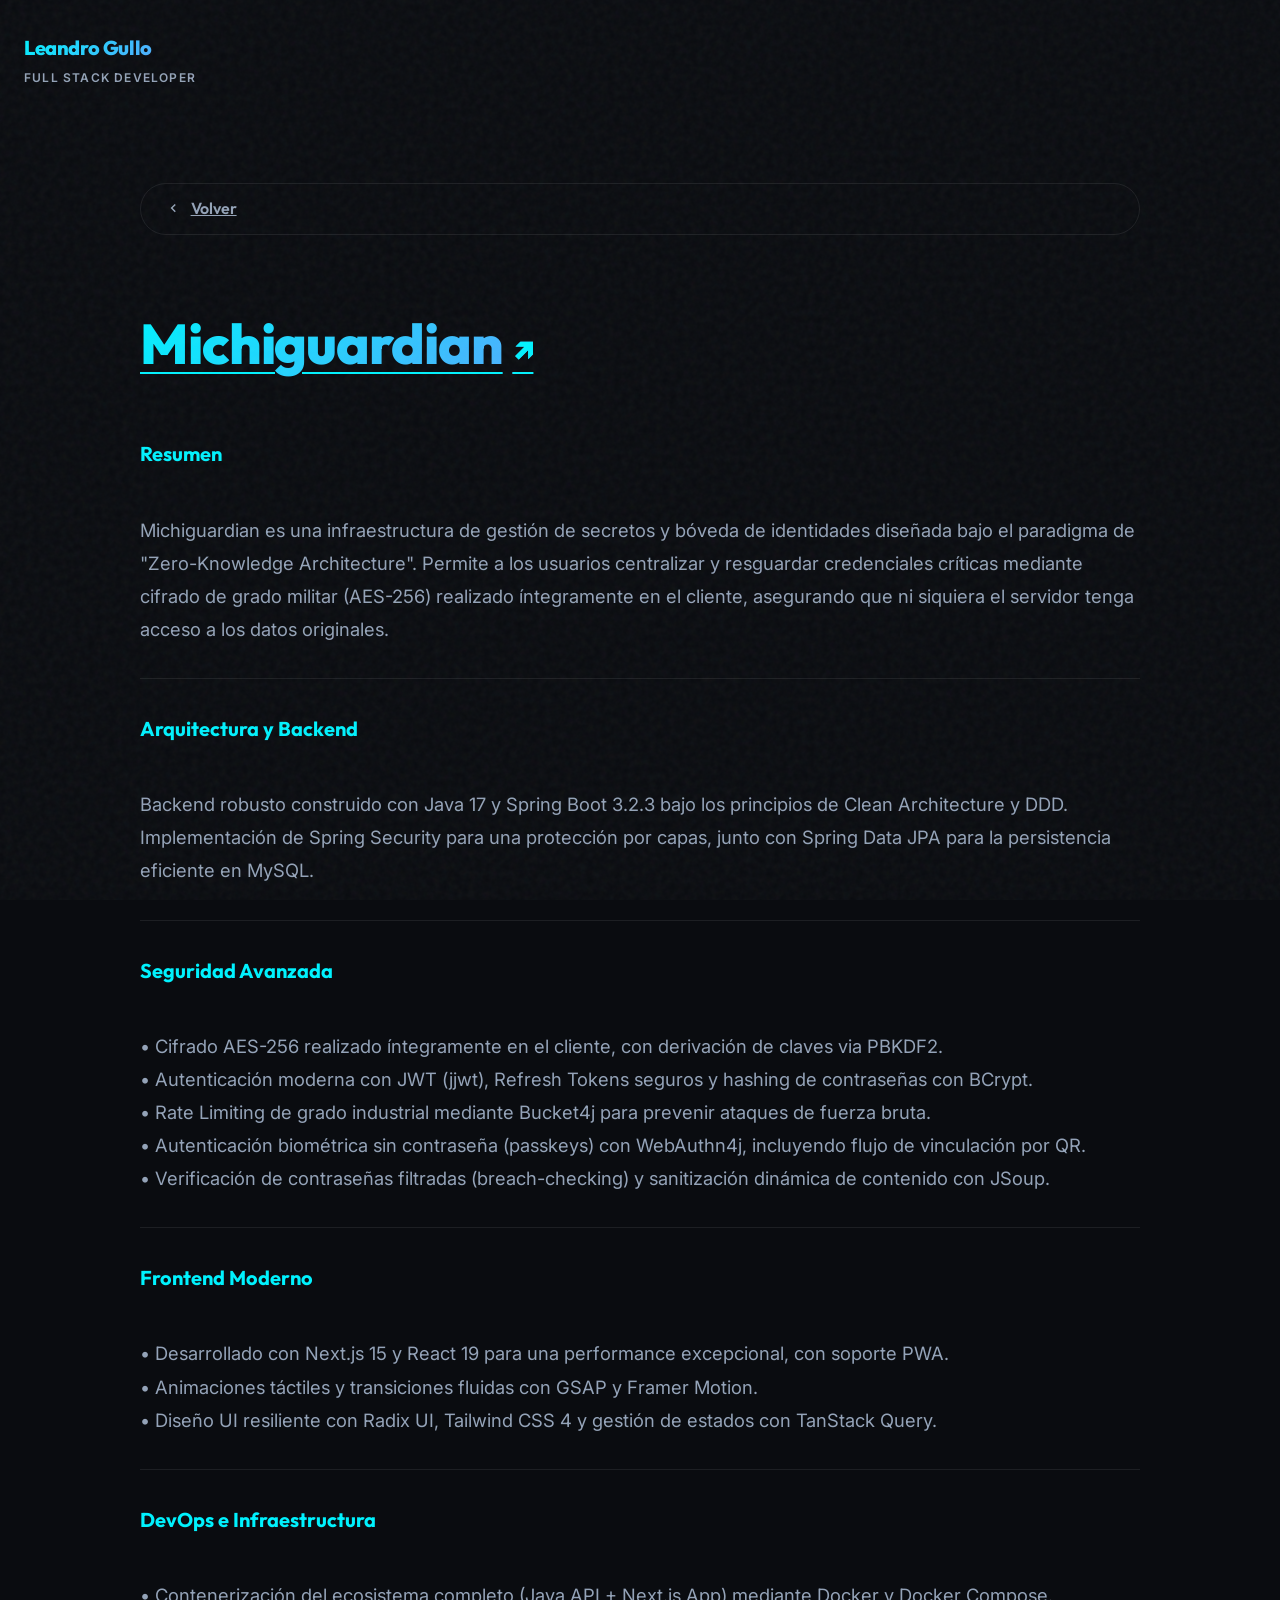
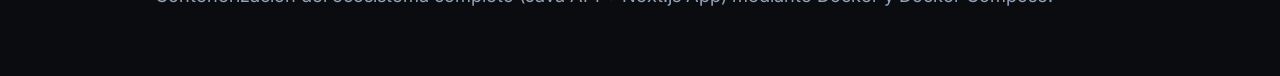
<file: proyectos/michiguardian/index.html>
<!doctype html>
<html lang="es">
<head>
  <meta charset="UTF-8" />
  <meta name="viewport" content="width=device-width, initial-scale=1.0" />
  <title>Michiguardian · Caso de estudio | Leandro Gullo</title>
  <link rel="preconnect" href="https://fonts.googleapis.com">
  <link rel="preconnect" href="https://fonts.gstatic.com" crossorigin>
  <link href="https://fonts.googleapis.com/css2?family=Inter:wght@300;400;500;600;700&family=Outfit:wght@400;600;700;800&display=swap" rel="stylesheet">
  <link rel="stylesheet" href="/modern-styles.css?v=6" />
  <meta name="description" content="Caso de estudio de Michiguardian: bóveda de identidades Zero-Knowledge con cifrado AES-256 en cliente y backend Java/Spring Boot. Por Leandro Gullo." />
  <link rel="canonical" href="https://jlgdev.com/proyectos/michiguardian/" />
  <meta property="og:title" content="Michiguardian · Caso de estudio | Leandro Gullo" />
  <meta property="og:description" content="Caso de estudio de Michiguardian: bóveda de identidades Zero-Knowledge con cifrado AES-256 en cliente y backend Java/Spring Boot." />
  <meta property="og:url" content="https://jlgdev.com/proyectos/michiguardian/" />
  <meta property="og:type" content="article" />
  <meta property="og:site_name" content="Leandro Gullo" />
  <meta name="twitter:card" content="summary_large_image" />
  <script type="application/ld+json">
  {
    "@context": "https://schema.org",
    "@type": "WebPage",
    "@id": "https://jlgdev.com/proyectos/michiguardian/#webpage",
    "url": "https://jlgdev.com/proyectos/michiguardian/",
    "name": "Michiguardian · Caso de estudio",
    "description": "Caso de estudio de Michiguardian: bóveda de identidades Zero-Knowledge con cifrado AES-256 en cliente, backend Java/Spring Boot y autenticación biométrica.",
    "inLanguage": "es",
    "isPartOf": { "@id": "https://jlgdev.com/#website" },
    "about": {
      "@type": "WebApplication",
      "name": "Michiguardian",
      "applicationCategory": "SecurityApplication",
      "url": "https://michiguardian.jlgdev.com"
    }
  }
  </script>
</head>
<body>
  <div class="contenedor-principal">
    <nav class="navegacion">
      <a href="/" class="enlace-logo" aria-label="Inicio">
        <span class="nombre-logo">Leandro Gullo</span>
        <span class="subtitulo-logo">Full Stack Developer</span>
      </a>
    </nav>

    <section class="espacio-proyecto">
      <a href="/" class="boton-volver">
        <svg viewBox="0 0 24 24" aria-hidden="true" focusable="false"><path d="M14.71 6.71L10.42 11l4.29 4.29-1.42 1.42-5.71-5.71 5.71-5.71 1.42 1.42z"/></svg>
        <span>Volver</span>
      </a>

      <div class="contenido-proyecto">
        <h1><a href="https://michiguardian.jlgdev.com" target="_blank" rel="noopener noreferrer">Michiguardian</a></h1>

        <p><strong>Resumen</strong><br>Michiguardian es una infraestructura de gestión de secretos y bóveda de identidades diseñada bajo el paradigma de "Zero-Knowledge Architecture". Permite a los usuarios centralizar y resguardar credenciales críticas mediante cifrado de grado militar (AES-256) realizado íntegramente en el cliente, asegurando que ni siquiera el servidor tenga acceso a los datos originales.</p>
        <div class="contenedor-linea"></div>

        <p><strong>Arquitectura y Backend</strong><br>Backend robusto construido con Java 17 y Spring Boot 3.2.3 bajo los principios de Clean Architecture y DDD. Implementación de Spring Security para una protección por capas, junto con Spring Data JPA para la persistencia eficiente en MySQL.</p>
        <div class="contenedor-linea"></div>

        <p><strong>Seguridad Avanzada</strong><br>• Cifrado AES-256 realizado íntegramente en el cliente, con derivación de claves via PBKDF2.<br>• Autenticación moderna con JWT (jjwt), Refresh Tokens seguros y hashing de contraseñas con BCrypt.<br>• Rate Limiting de grado industrial mediante Bucket4j para prevenir ataques de fuerza bruta.<br>• Autenticación biométrica sin contraseña (passkeys) con WebAuthn4j, incluyendo flujo de vinculación por QR.<br>• Verificación de contraseñas filtradas (breach-checking) y sanitización dinámica de contenido con JSoup.</p>
        <div class="contenedor-linea"></div>

        <p><strong>Frontend Moderno</strong><br>• Desarrollado con Next.js 15 y React 19 para una performance excepcional, con soporte PWA.<br>• Animaciones táctiles y transiciones fluidas con GSAP y Framer Motion.<br>• Diseño UI resiliente con Radix UI, Tailwind CSS 4 y gestión de estados con TanStack Query.</p>
        <div class="contenedor-linea"></div>

        <p><strong>DevOps e Infraestructura</strong><br>• Contenerización del ecosistema completo (Java API + Next.js App) mediante Docker y Docker Compose.</p>
      </div>
    </section>
  </div>
</body>
</html>
</file>
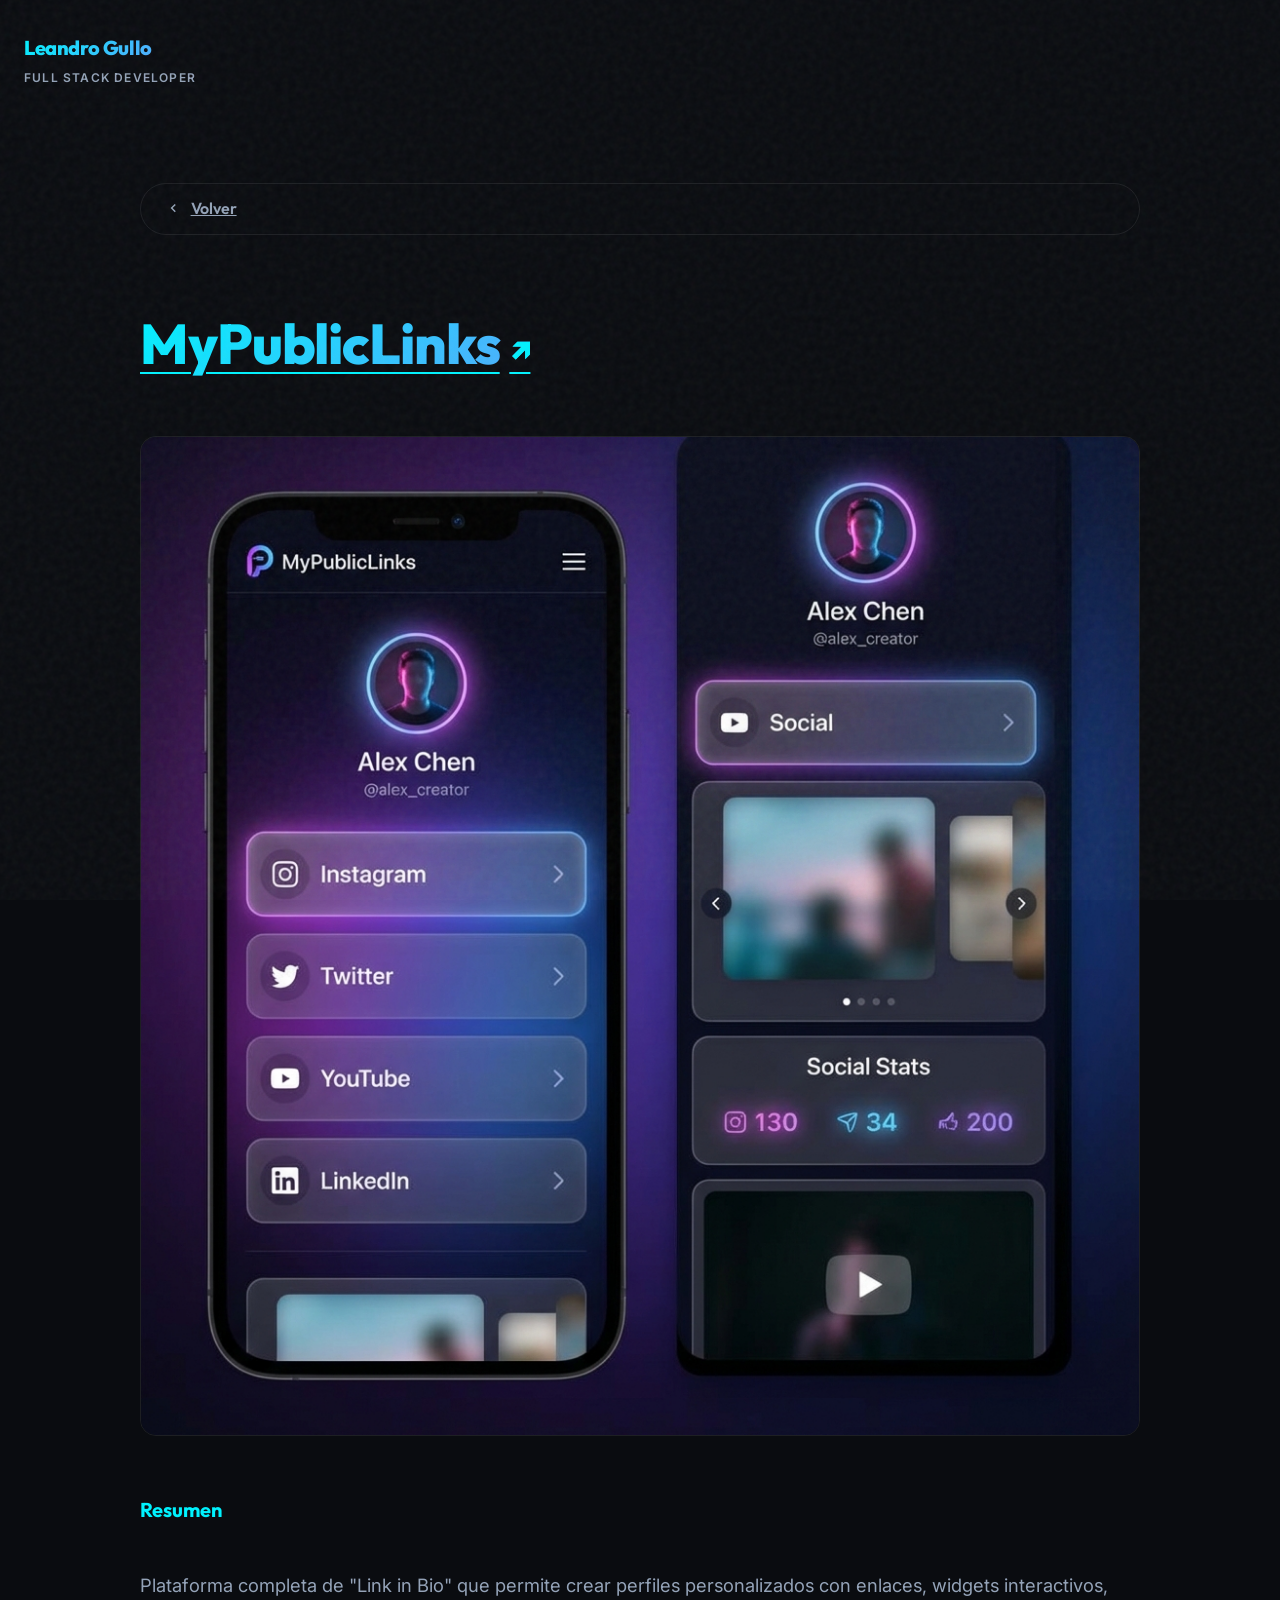
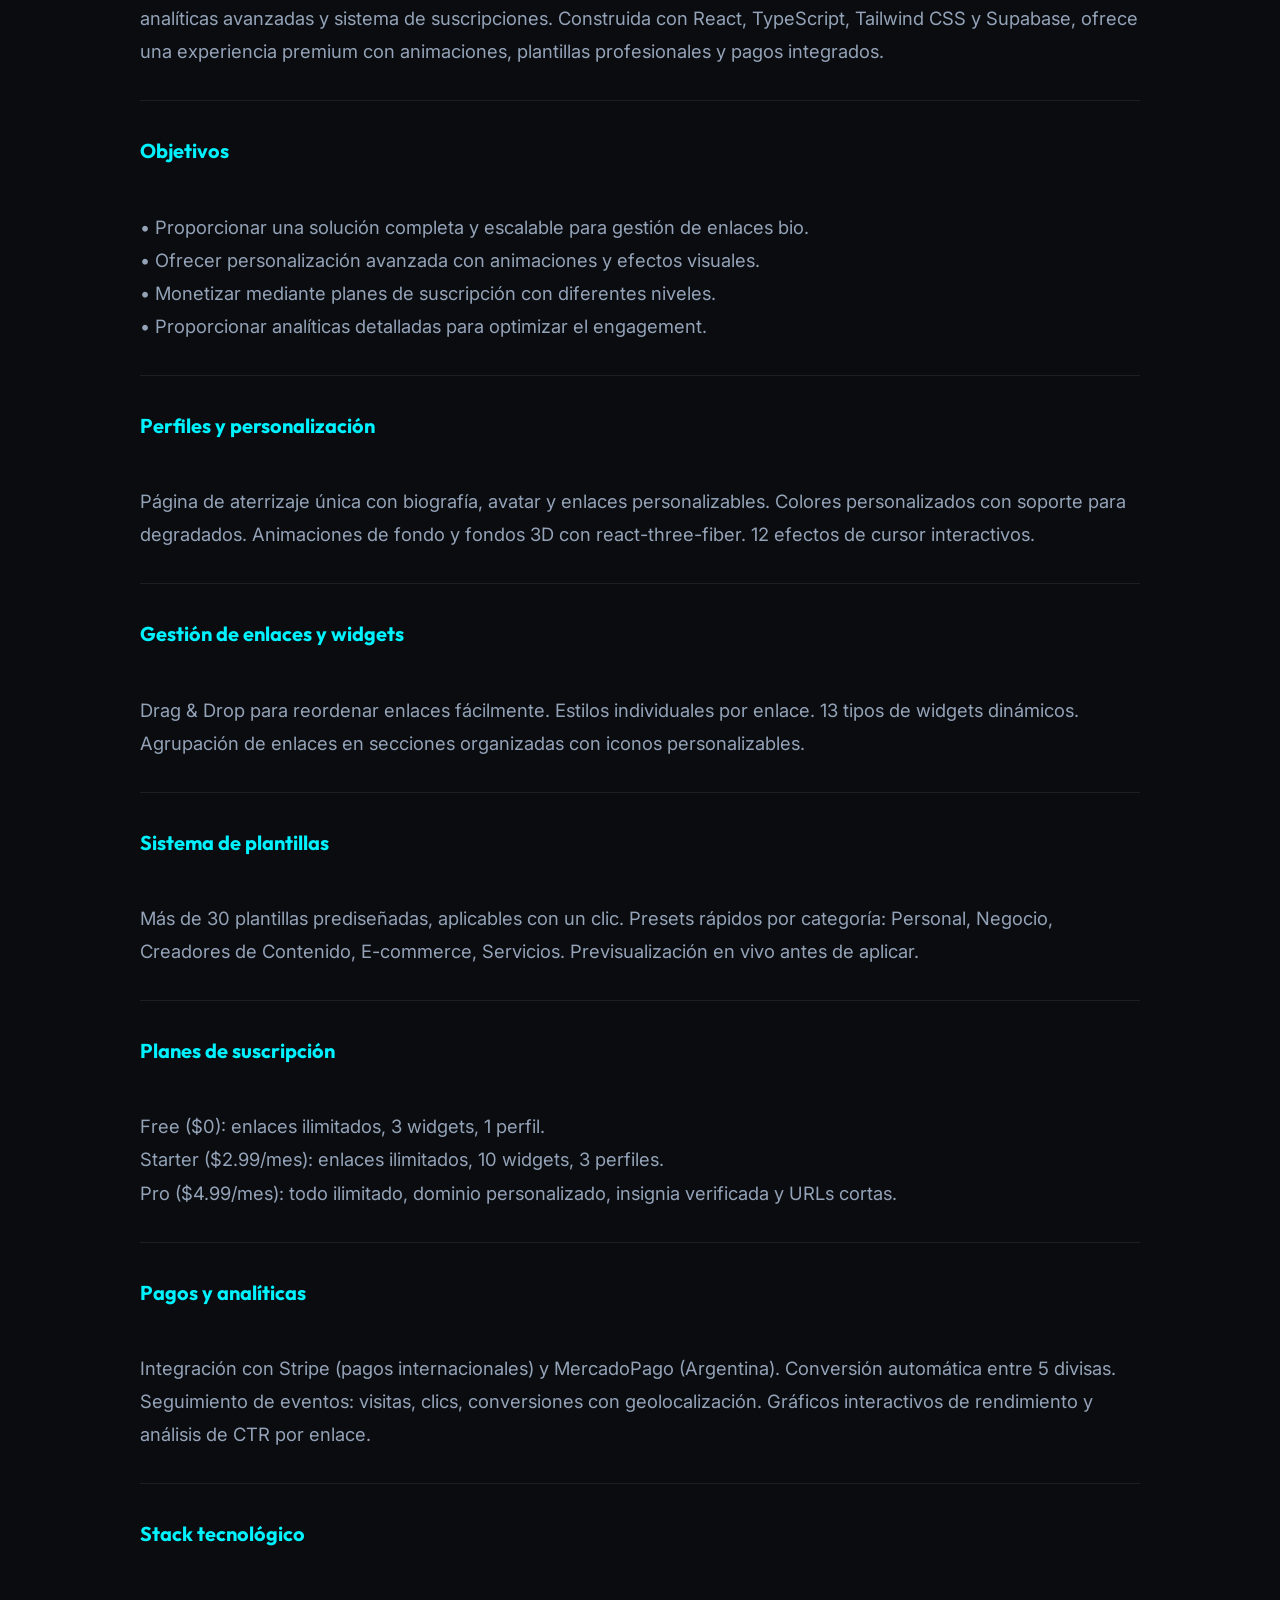
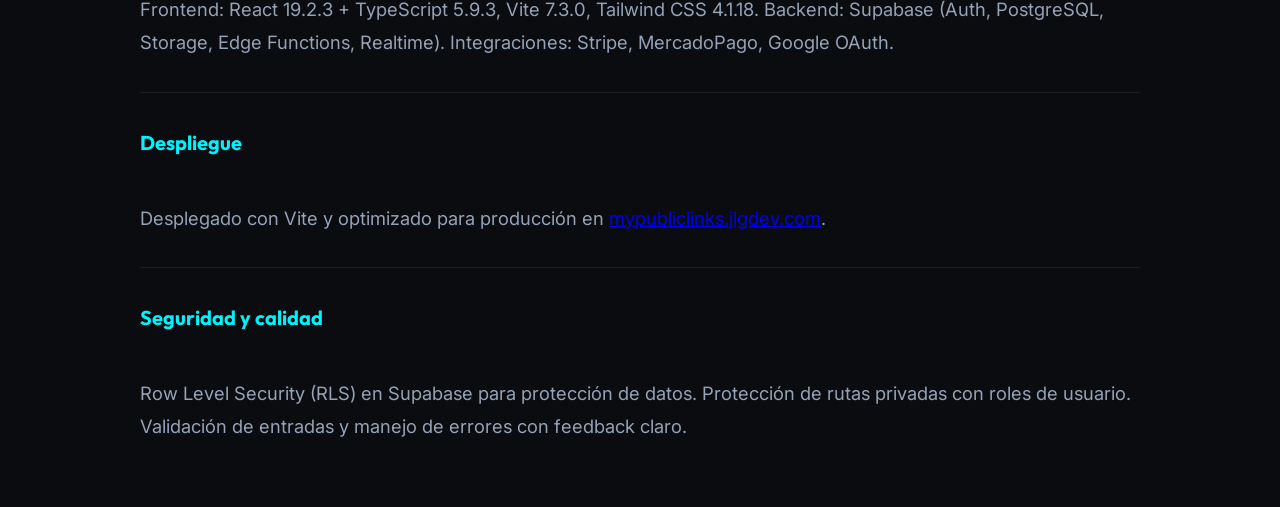
<file: proyectos/mypubliclinks/index.html>
<!doctype html>
<html lang="es">
<head>
  <meta charset="UTF-8" />
  <meta name="viewport" content="width=device-width, initial-scale=1.0" />
  <title>MyPublicLinks · Caso de estudio | Leandro Gullo</title>
  <link rel="preconnect" href="https://fonts.googleapis.com">
  <link rel="preconnect" href="https://fonts.gstatic.com" crossorigin>
  <link href="https://fonts.googleapis.com/css2?family=Inter:wght@300;400;500;600;700&family=Outfit:wght@400;600;700;800&display=swap" rel="stylesheet">
  <link rel="stylesheet" href="/modern-styles.css?v=6" />
  <meta name="description" content="Caso de estudio de MyPublicLinks: SaaS de link in bio con personalización, analíticas, suscripciones y pagos integrados. Por Leandro Gullo." />
  <link rel="canonical" href="https://jlgdev.com/proyectos/mypubliclinks/" />
  <meta property="og:title" content="MyPublicLinks · Caso de estudio | Leandro Gullo" />
  <meta property="og:description" content="Caso de estudio de MyPublicLinks: SaaS de link in bio con personalización, analíticas, suscripciones y pagos integrados." />
  <meta property="og:url" content="https://jlgdev.com/proyectos/mypubliclinks/" />
  <meta property="og:type" content="article" />
  <meta property="og:site_name" content="Leandro Gullo" />
  <meta name="twitter:card" content="summary_large_image" />
  <script type="application/ld+json">
  {
    "@context": "https://schema.org",
    "@type": "WebPage",
    "@id": "https://jlgdev.com/proyectos/mypubliclinks/#webpage",
    "url": "https://jlgdev.com/proyectos/mypubliclinks/",
    "name": "MyPublicLinks · Caso de estudio",
    "description": "Caso de estudio de MyPublicLinks: SaaS de link in bio con personalización avanzada, analíticas en tiempo real, suscripciones y pagos integrados.",
    "inLanguage": "es",
    "isPartOf": { "@id": "https://jlgdev.com/#website" },
    "about": {
      "@type": "WebApplication",
      "name": "MyPublicLinks",
      "applicationCategory": "BusinessApplication",
      "url": "https://mypubliclinks.jlgdev.com"
    }
  }
  </script>
</head>
<body>
  <div class="contenedor-principal">
    <nav class="navegacion">
      <a href="/" class="enlace-logo" aria-label="Inicio">
        <span class="nombre-logo">Leandro Gullo</span>
        <span class="subtitulo-logo">Full Stack Developer</span>
      </a>
    </nav>

    <section class="espacio-proyecto">
      <a href="/" class="boton-volver">
        <svg viewBox="0 0 24 24" aria-hidden="true" focusable="false"><path d="M14.71 6.71L10.42 11l4.29 4.29-1.42 1.42-5.71-5.71 5.71-5.71 1.42 1.42z"/></svg>
        <span>Volver</span>
      </a>

      <div class="contenido-proyecto">
        <h1><a href="https://mypubliclinks.jlgdev.com" target="_blank" rel="noopener noreferrer">MyPublicLinks</a></h1>
        <img src="/assets/MyPublicLinks.png" alt="Interfaz de MyPublicLinks" loading="lazy" decoding="async" />

        <p><strong>Resumen</strong><br>Plataforma completa de "Link in Bio" que permite crear perfiles personalizados con enlaces, widgets interactivos, analíticas avanzadas y sistema de suscripciones. Construida con React, TypeScript, Tailwind CSS y Supabase, ofrece una experiencia premium con animaciones, plantillas profesionales y pagos integrados.</p>
        <div class="contenedor-linea"></div>

        <p><strong>Objetivos</strong><br>• Proporcionar una solución completa y escalable para gestión de enlaces bio.<br>• Ofrecer personalización avanzada con animaciones y efectos visuales.<br>• Monetizar mediante planes de suscripción con diferentes niveles.<br>• Proporcionar analíticas detalladas para optimizar el engagement.</p>
        <div class="contenedor-linea"></div>

        <p><strong>Perfiles y personalización</strong><br>Página de aterrizaje única con biografía, avatar y enlaces personalizables. Colores personalizados con soporte para degradados. Animaciones de fondo y fondos 3D con react-three-fiber. 12 efectos de cursor interactivos.</p>
        <div class="contenedor-linea"></div>

        <p><strong>Gestión de enlaces y widgets</strong><br>Drag & Drop para reordenar enlaces fácilmente. Estilos individuales por enlace. 13 tipos de widgets dinámicos. Agrupación de enlaces en secciones organizadas con iconos personalizables.</p>
        <div class="contenedor-linea"></div>

        <p><strong>Sistema de plantillas</strong><br>Más de 30 plantillas prediseñadas, aplicables con un clic. Presets rápidos por categoría: Personal, Negocio, Creadores de Contenido, E-commerce, Servicios. Previsualización en vivo antes de aplicar.</p>
        <div class="contenedor-linea"></div>

        <p><strong>Planes de suscripción</strong><br>Free ($0): enlaces ilimitados, 3 widgets, 1 perfil.<br>Starter ($2.99/mes): enlaces ilimitados, 10 widgets, 3 perfiles.<br>Pro ($4.99/mes): todo ilimitado, dominio personalizado, insignia verificada y URLs cortas.</p>
        <div class="contenedor-linea"></div>

        <p><strong>Pagos y analíticas</strong><br>Integración con Stripe (pagos internacionales) y MercadoPago (Argentina). Conversión automática entre 5 divisas. Seguimiento de eventos: visitas, clics, conversiones con geolocalización. Gráficos interactivos de rendimiento y análisis de CTR por enlace.</p>
        <div class="contenedor-linea"></div>

        <p><strong>Stack tecnológico</strong><br>Frontend: React 19.2.3 + TypeScript 5.9.3, Vite 7.3.0, Tailwind CSS 4.1.18. Backend: Supabase (Auth, PostgreSQL, Storage, Edge Functions, Realtime). Integraciones: Stripe, MercadoPago, Google OAuth.</p>
        <div class="contenedor-linea"></div>

        <p><strong>Despliegue</strong><br>Desplegado con Vite y optimizado para producción en <a href="https://mypubliclinks.jlgdev.com" target="_blank" rel="noopener noreferrer">mypubliclinks.jlgdev.com</a>.</p>
        <div class="contenedor-linea"></div>

        <p><strong>Seguridad y calidad</strong><br>Row Level Security (RLS) en Supabase para protección de datos. Protección de rutas privadas con roles de usuario. Validación de entradas y manejo de errores con feedback claro.</p>
      </div>
    </section>
  </div>
</body>
</html>
</file>
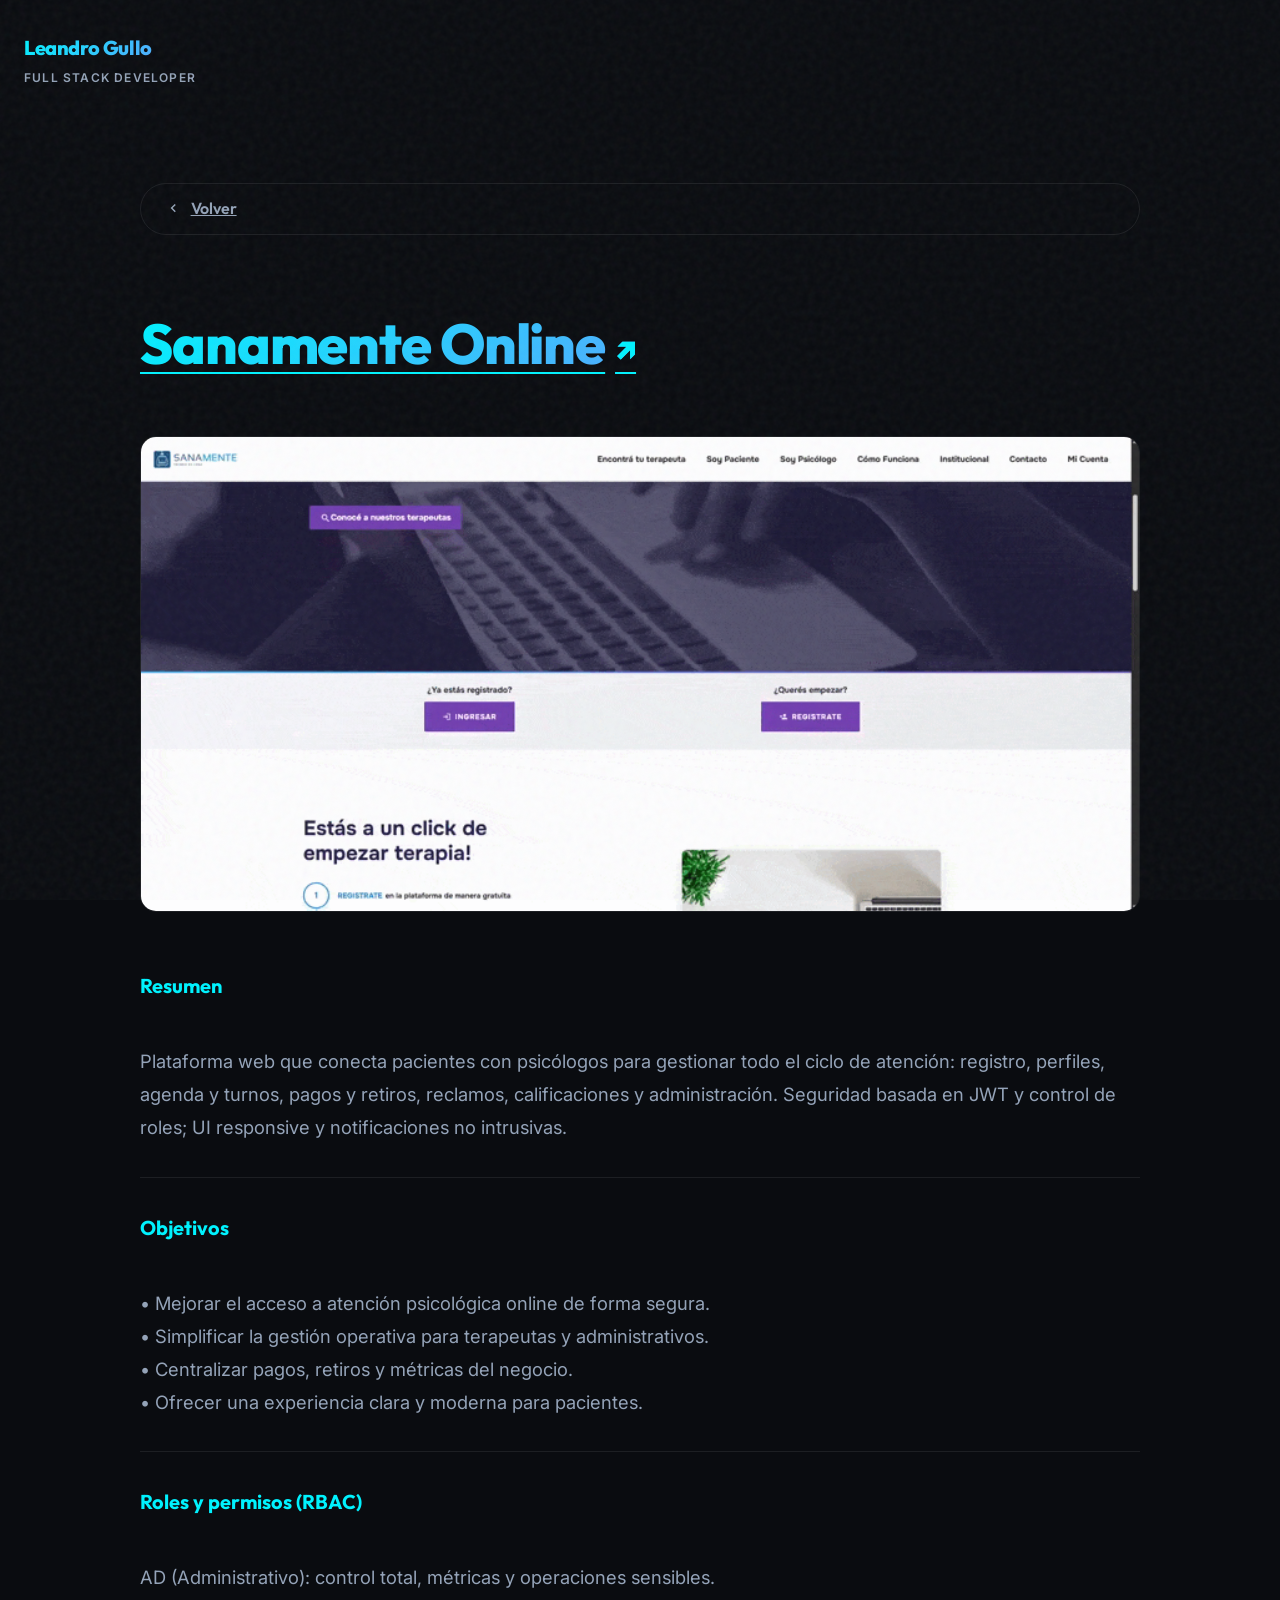
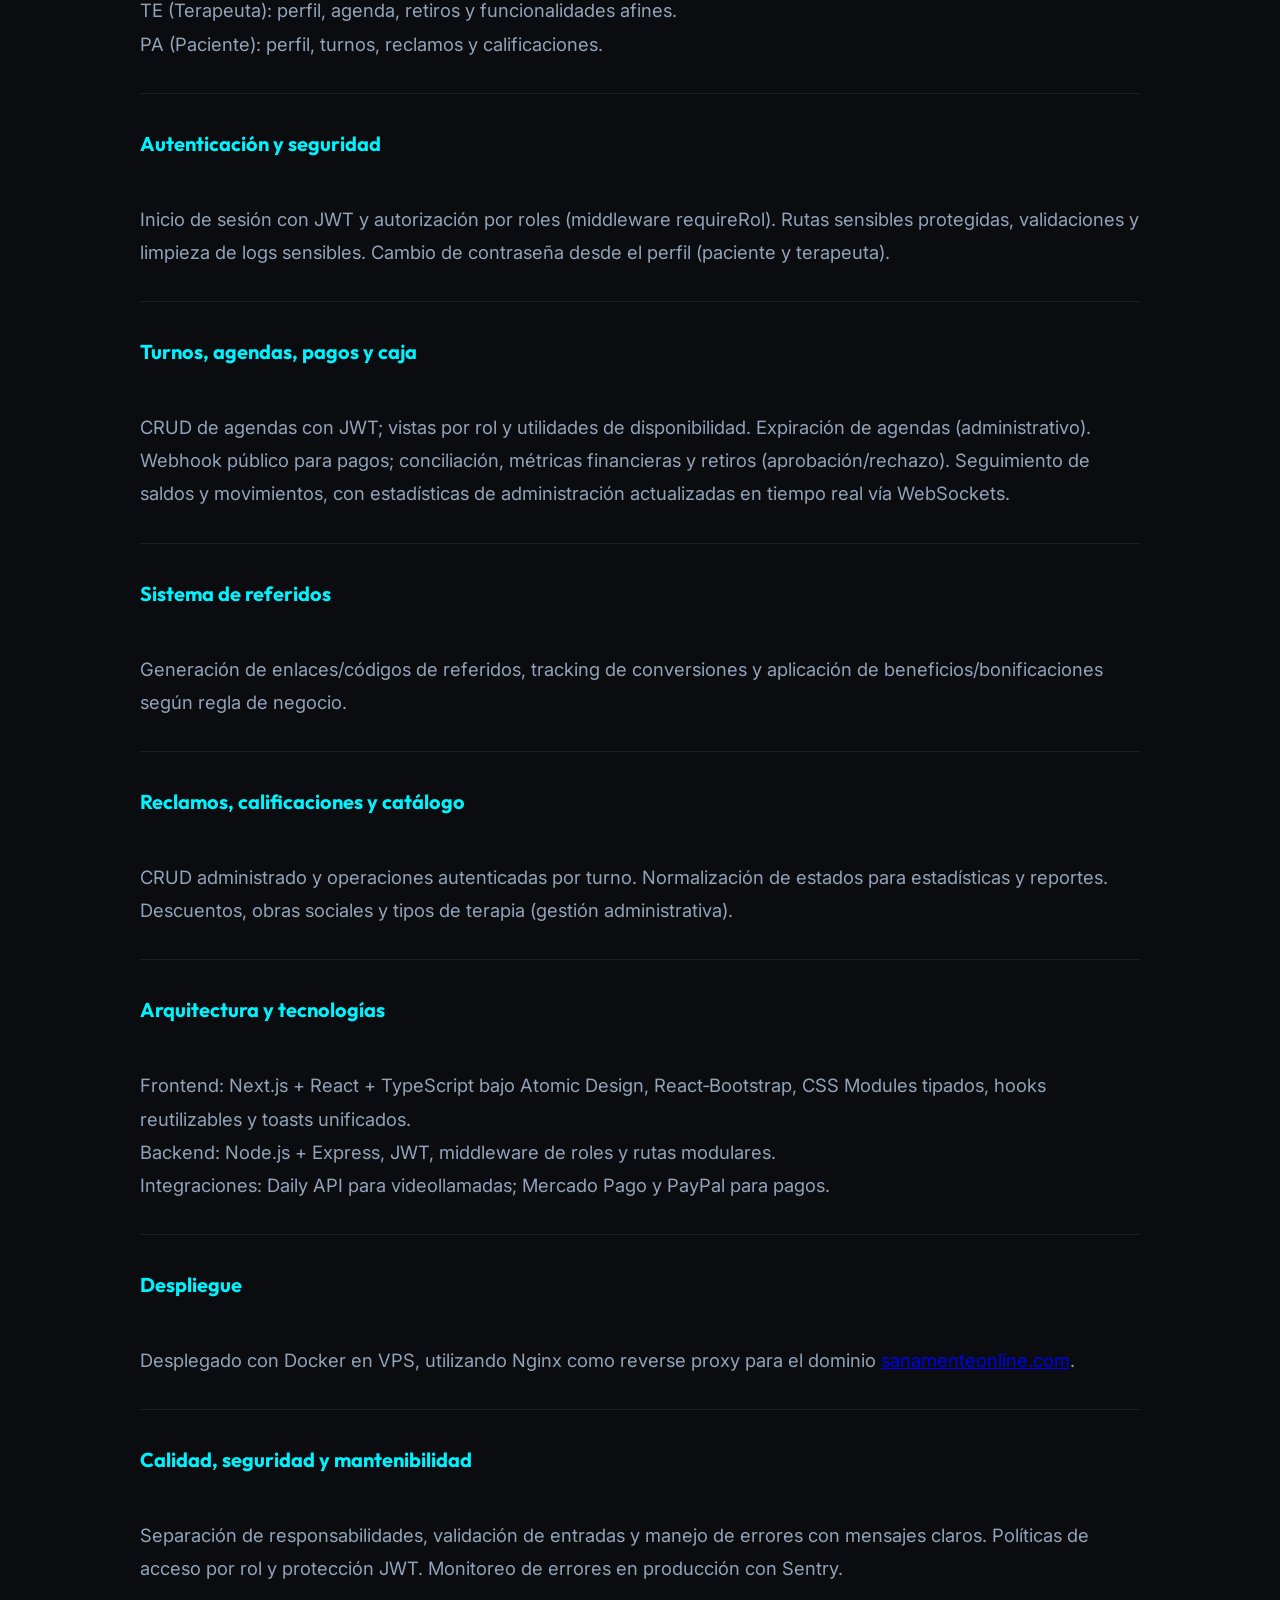
<file: proyectos/sanamente-online/index.html>
<!doctype html>
<html lang="es">
<head>
  <meta charset="UTF-8" />
  <meta name="viewport" content="width=device-width, initial-scale=1.0" />
  <title>Sanamente Online · Caso de estudio | Leandro Gullo</title>
  <link rel="preconnect" href="https://fonts.googleapis.com">
  <link rel="preconnect" href="https://fonts.gstatic.com" crossorigin>
  <link href="https://fonts.googleapis.com/css2?family=Inter:wght@300;400;500;600;700&family=Outfit:wght@400;600;700;800&display=swap" rel="stylesheet">
  <link rel="stylesheet" href="/modern-styles.css?v=6" />
  <meta name="description" content="Caso de estudio de Sanamente Online: plataforma de salud mental con pagos, videollamadas encriptadas y arquitectura segura. Por Leandro Gullo." />
  <link rel="canonical" href="https://jlgdev.com/proyectos/sanamente-online/" />
  <meta property="og:title" content="Sanamente Online · Caso de estudio | Leandro Gullo" />
  <meta property="og:description" content="Caso de estudio de Sanamente Online: plataforma de salud mental con agendas, pagos, videollamadas encriptadas y arquitectura segura." />
  <meta property="og:url" content="https://jlgdev.com/proyectos/sanamente-online/" />
  <meta property="og:type" content="article" />
  <meta property="og:site_name" content="Leandro Gullo" />
  <meta name="twitter:card" content="summary_large_image" />
  <script type="application/ld+json">
  {
    "@context": "https://schema.org",
    "@type": "WebPage",
    "@id": "https://jlgdev.com/proyectos/sanamente-online/#webpage",
    "url": "https://jlgdev.com/proyectos/sanamente-online/",
    "name": "Sanamente Online · Caso de estudio",
    "description": "Caso de estudio de Sanamente Online: plataforma de salud mental con agendas, pagos, videollamadas encriptadas y arquitectura segura.",
    "inLanguage": "es",
    "isPartOf": { "@id": "https://jlgdev.com/#website" },
    "about": {
      "@type": "WebApplication",
      "name": "Sanamente Online",
      "applicationCategory": "HealthApplication",
      "url": "https://sanamenteonline.com/"
    }
  }
  </script>
</head>
<body>
  <div class="contenedor-principal">
    <nav class="navegacion">
      <a href="/" class="enlace-logo" aria-label="Inicio">
        <span class="nombre-logo">Leandro Gullo</span>
        <span class="subtitulo-logo">Full Stack Developer</span>
      </a>
    </nav>

    <section class="espacio-proyecto">
      <a href="/" class="boton-volver">
        <svg viewBox="0 0 24 24" aria-hidden="true" focusable="false"><path d="M14.71 6.71L10.42 11l4.29 4.29-1.42 1.42-5.71-5.71 5.71-5.71 1.42 1.42z"/></svg>
        <span>Volver</span>
      </a>

      <div class="contenido-proyecto">
        <h1><a href="https://sanamenteonline.com/" target="_blank" rel="noopener noreferrer">Sanamente Online</a></h1>
        <img src="/assets/SanamenteOnline.gif" alt="Interfaz de Sanamente Online" loading="lazy" decoding="async" />

        <p><strong>Resumen</strong><br>Plataforma web que conecta pacientes con psicólogos para gestionar todo el ciclo de atención: registro, perfiles, agenda y turnos, pagos y retiros, reclamos, calificaciones y administración. Seguridad basada en JWT y control de roles; UI responsive y notificaciones no intrusivas.</p>
        <div class="contenedor-linea"></div>

        <p><strong>Objetivos</strong><br>• Mejorar el acceso a atención psicológica online de forma segura.<br>• Simplificar la gestión operativa para terapeutas y administrativos.<br>• Centralizar pagos, retiros y métricas del negocio.<br>• Ofrecer una experiencia clara y moderna para pacientes.</p>
        <div class="contenedor-linea"></div>

        <p><strong>Roles y permisos (RBAC)</strong><br>AD (Administrativo): control total, métricas y operaciones sensibles.<br>TE (Terapeuta): perfil, agenda, retiros y funcionalidades afines.<br>PA (Paciente): perfil, turnos, reclamos y calificaciones.</p>
        <div class="contenedor-linea"></div>

        <p><strong>Autenticación y seguridad</strong><br>Inicio de sesión con JWT y autorización por roles (middleware requireRol). Rutas sensibles protegidas, validaciones y limpieza de logs sensibles. Cambio de contraseña desde el perfil (paciente y terapeuta).</p>
        <div class="contenedor-linea"></div>

        <p><strong>Turnos, agendas, pagos y caja</strong><br>CRUD de agendas con JWT; vistas por rol y utilidades de disponibilidad. Expiración de agendas (administrativo). Webhook público para pagos; conciliación, métricas financieras y retiros (aprobación/rechazo). Seguimiento de saldos y movimientos, con estadísticas de administración actualizadas en tiempo real vía WebSockets.</p>
        <div class="contenedor-linea"></div>

        <p><strong>Sistema de referidos</strong><br>Generación de enlaces/códigos de referidos, tracking de conversiones y aplicación de beneficios/bonificaciones según regla de negocio.</p>
        <div class="contenedor-linea"></div>

        <p><strong>Reclamos, calificaciones y catálogo</strong><br>CRUD administrado y operaciones autenticadas por turno. Normalización de estados para estadísticas y reportes. Descuentos, obras sociales y tipos de terapia (gestión administrativa).</p>
        <div class="contenedor-linea"></div>

        <p><strong>Arquitectura y tecnologías</strong><br>Frontend: Next.js + React + TypeScript bajo Atomic Design, React‑Bootstrap, CSS Modules tipados, hooks reutilizables y toasts unificados.<br>Backend: Node.js + Express, JWT, middleware de roles y rutas modulares.<br>Integraciones: Daily API para videollamadas; Mercado Pago y PayPal para pagos.</p>
        <div class="contenedor-linea"></div>

        <p><strong>Despliegue</strong><br>Desplegado con Docker en VPS, utilizando Nginx como reverse proxy para el dominio <a href="https://sanamenteonline.com/" target="_blank" rel="noopener noreferrer">sanamenteonline.com</a>.</p>
        <div class="contenedor-linea"></div>

        <p><strong>Calidad, seguridad y mantenibilidad</strong><br>Separación de responsabilidades, validación de entradas y manejo de errores con mensajes claros. Políticas de acceso por rol y protección JWT. Monitoreo de errores en producción con Sentry.</p>
      </div>
    </section>
  </div>
</body>
</html>
</file>
<file: modern-styles.css>
:root {
  /* Paleta Premium (Modern Dark) */
  --fondo: #0a0c10;
  --superficie: #12141c;
  --superficie-hover: #1a1e2a;
  --borde: rgba(255, 255, 255, 0.08);
  --borde-brillante: rgba(255, 255, 255, 0.15);
  
  --primario: #00f2fe; /* Cyan Eléctrico */
  --secundario: #4facfe; /* Azul Brillante */
  --acento: #00f2fe;
  
  --texto: #f8fafc;
  --texto-suave: #94a3b8;
  --texto-oscuro: #64748b;
  
  --gradiente-primario: linear-gradient(135deg, var(--primario) 0%, var(--secundario) 100%);
  --gradiente-superficie: linear-gradient(180deg, rgba(255, 255, 255, 0.03) 0%, rgba(255, 255, 255, 0) 100%);
  
  --familia-fuente: 'Inter', system-ui, -apple-system, sans-serif;
  --familia-header: 'Outfit', sans-serif;
  
  --radio-borde: 1rem;
  --transicion: all 0.4s cubic-bezier(0.16, 1, 0.3, 1);
  --sombra-glass: 0 8px 32px 0 rgba(0, 0, 0, 0.8);
}

/* Base & Reset */
* {
  margin: 0;
  padding: 0;
  box-sizing: border-box;
}

body {
  font-family: var(--familia-fuente);
  background-color: var(--fondo);
  color: var(--texto);
  line-height: 1.6;
  -webkit-font-smoothing: antialiased;
  position: relative;
  overflow-x: hidden;
}

/* Grain/Noise Texture */
body::before {
  content: "";
  position: fixed;
  top: 0;
  left: 0;
  width: 100%;
  height: 100%;
  background-image: url("data:image/svg+xml,%3Csvg viewBox='0 0 200 200' xmlns='http://www.w3.org/2000/svg'%3E%3Cfilter id='noiseFilter'%3E%3CfeTurbulence type='fractalNoise' baseFrequency='0.65' numOctaves='3' stitchTiles='stitch'/%3E%3C/filter%3E%3Crect width='100%25' height='100%25' filter='url(%23noiseFilter)'/%3E%3C/svg%3E");
  opacity: 0.05;
  pointer-events: none;
  z-index: 9999;
}

/* Layout */
.contenedor-principal {
  min-height: 100vh;
  display: flex;
  flex-direction: column;
  align-items: center;
  padding: 2rem 1.5rem;
}

.contenido-principal {
  max-width: 900px;
  width: 100%;
  margin: 0 auto;
}

/* Navegación */
.navegacion {
  display: flex;
  justify-content: space-between;
  align-items: center;
  margin-bottom: 6rem;
  width: 100%;
}

.enlace-logo {
  text-decoration: none;
  color: inherit;
  transition: var(--transicion);
}

.nombre-logo {
  font-family: var(--familia-header);
  font-size: 1.25rem;
  font-weight: 800;
  letter-spacing: -0.02em;
  background: var(--gradiente-primario);
  background-clip: text;
  -webkit-background-clip: text;
  -webkit-text-fill-color: transparent;
}

.subtitulo-logo {
  font-size: 0.75rem;
  color: var(--texto-suave);
  text-transform: uppercase;
  letter-spacing: 0.1em;
  font-weight: 600;
  display: block;
  margin-top: 0.25rem;
}

.enlaces-sociales {
  display: flex;
  gap: 1rem;
}

.enlace-social {
  width: 40px;
  height: 40px;
  display: flex;
  align-items: center;
  justify-content: center;
  border-radius: 50%;
  background: var(--superficie);
  border: 1px solid var(--borde);
  color: var(--texto-suave);
  transition: var(--transicion);
  text-decoration: none;
}

.enlace-social:hover {
  background: var(--superficie-hover);
  border-color: var(--primario);
  color: var(--primario);
  transform: translateY(-4px);
  box-shadow: 0 10px 20px rgba(0, 242, 254, 0.1);
}

.enlace-social svg {
  width: 1.25rem;
  height: 1.25rem;
  fill: currentColor;
}

/* Hero Section */
.seccion-hero {
  margin-bottom: 8rem;
}

.titulo-hero {
  font-family: var(--familia-header);
  font-size: clamp(2.5rem, 8vw, 4.5rem);
  font-weight: 800;
  line-height: 1;
  letter-spacing: -0.04em;
  margin-bottom: 2rem;
}

.texto-gradiente {
  background: var(--gradiente-primario);
  background-clip: text;
  -webkit-background-clip: text;
  -webkit-text-fill-color: transparent;
  display: block;
}

.descripcion-hero {
  font-size: 1.25rem;
  color: var(--texto-suave);
  max-width: 600px;
  line-height: 1.6;
}

/* Proyectos */
.seccion-proyectos {
  margin-bottom: 10rem;
}

.separador-proyectos {
  display: flex;
  align-items: center;
  gap: 1.5rem;
  margin-bottom: 3rem;
}

.etiqueta-separador {
  font-family: var(--familia-header);
  text-transform: uppercase;
  font-size: 0.875rem;
  font-weight: 700;
  letter-spacing: 0.1em;
  color: var(--texto-oscuro);
}

.linea-separador {
  flex: 1;
  height: 1px;
  background: linear-gradient(90deg, var(--borde) 0%, transparent 100%);
}

.tarjeta-proyecto {
  display: flex;
  gap: 2rem;
  padding: 2.5rem;
  background: var(--superficie);
  border: 1px solid var(--borde);
  border-radius: var(--radio-borde);
  text-decoration: none;
  color: inherit;
  transition: var(--transicion);
  margin-bottom: 2rem;
  position: relative;
  overflow: hidden;
}

.tarjeta-proyecto::before {
  content: "";
  position: absolute;
  top: 0;
  left: 0;
  width: 100%;
  height: 100%;
  background: var(--gradiente-superficie);
  pointer-events: none;
}

.tarjeta-proyecto:hover {
  transform: translateY(-8px) scale(1.01);
  border-color: var(--borde-brillante);
  background: var(--superficie-hover);
  box-shadow: var(--sombra-glass);
}

.numero-proyecto {
  font-family: var(--familia-header);
  font-size: 1rem;
  font-weight: 800;
  color: var(--primario);
  opacity: 0.6;
  margin-top: 0.25rem;
}

.contenido-tarjeta h3 {
  font-family: var(--familia-header);
  font-size: 1.5rem;
  font-weight: 700;
  margin-bottom: 1rem;
  color: var(--texto);
}

.contenido-tarjeta p {
  color: var(--texto-suave);
  font-size: 1rem;
  margin-bottom: 1.5rem;
  max-width: 60ch;
}

.accion-proyecto {
  display: flex;
  align-items: center;
  gap: 0.75rem;
  font-weight: 700;
  font-size: 0.875rem;
  color: var(--primario);
  text-transform: uppercase;
  letter-spacing: 0.05em;
}

.accion-proyecto svg {
  width: 1.25rem;
  height: 1.25rem;
  fill: currentColor;
  transition: transform 0.3s ease;
}

.tarjeta-proyecto:hover .accion-proyecto svg {
  transform: translateX(8px);
}

/* Espacio de Proyecto (Detalle) */
.espacio-proyecto {
  width: 100%;
  max-width: 1000px;
  margin: 0 auto;
}

.boton-volver {
  background: transparent;
  border: 1px solid var(--borde);
  color: var(--texto-suave);
  padding: 0.75rem 1.5rem;
  border-radius: 2rem;
  display: flex;
  align-items: center;
  gap: 0.5rem;
  cursor: pointer;
  font-family: var(--familia-header);
  font-weight: 600;
  transition: var(--transicion);
  margin-bottom: 4rem;
}

.boton-volver:hover {
  background: var(--superficie);
  color: var(--texto);
  border-color: var(--texto-suave);
}

.boton-volver svg {
  width: 1.1rem;
  height: 1.1rem;
  fill: currentColor;
  transition: transform 0.3s ease;
}

.boton-volver:hover svg {
  transform: translateX(-4px);
}

.contenido-proyecto h1 {
  font-family: var(--familia-header);
  font-size: 3.5rem;
  font-weight: 800;
  letter-spacing: -0.02em;
  margin-bottom: 3rem;
}

.contenido-proyecto h1 a {
  color: inherit;
  background: var(--gradiente-primario);
  background-clip: text;
  -webkit-background-clip: text;
  -webkit-text-fill-color: transparent;
  text-decoration: underline;
  text-decoration-color: var(--primario);
  text-underline-offset: 0.15em;
  text-decoration-thickness: 2px;
  transition: var(--transicion);
}

.contenido-proyecto h1 a::after {
  content: "↗";
  -webkit-text-fill-color: var(--primario);
  margin-left: 0.3em;
  font-size: 0.6em;
  vertical-align: middle;
}

.contenido-proyecto h1 a:hover {
  opacity: 0.8;
}

.contenido-proyecto img, .contenido-proyecto video {
  width: 100%;
  border-radius: var(--radio-borde);
  margin-bottom: 3rem;
  border: 1px solid var(--borde);
}

.contenido-proyecto p {
  font-size: 1.15rem;
  color: var(--texto-suave);
  margin-bottom: 2rem;
  line-height: 1.8;
}

.contenido-proyecto strong {
  color: var(--primario);
  font-family: var(--familia-header);
  font-weight: 700;
  font-size: 1.25rem;
  display: block;
  margin-bottom: 0.5rem;
}

.contenedor-linea {
  height: 1px;
  background: var(--borde);
  margin: 2rem 0;
}

/* Footer */
.pie {
  width: 100%;
  padding: 8rem 0 4rem;
  border-top: 1px solid var(--borde);
  margin-top: auto;
}

.contenido-pie {
  max-width: 900px;
  margin: 0 auto;
  display: flex;
  flex-direction: column;
  align-items: center;
  gap: 2.5rem;
  text-align: center;
}

.contacto-footer {
  display: flex;
  flex-direction: column;
  align-items: center;
  gap: 1.5rem;
}

.enlace-whatsapp-pie {
  display: flex;
  align-items: center;
  gap: 0.75rem;
  padding: 1rem 2rem;
  background: #25D366;
  color: white;
  text-decoration: none;
  font-weight: 700;
  border-radius: 3rem;
  transition: var(--transicion);
}

.enlace-whatsapp-pie:hover {
  transform: translateY(-4px) scale(1.05);
  box-shadow: 0 10px 30px rgba(37, 211, 102, 0.3);
}

.enlace-whatsapp-pie svg {
  width: 1.5rem;
  height: 1.5rem;
  fill: currentColor;
}

.separador-pie {
  width: 60px;
  height: 2px;
  background: var(--primario);
}

.texto-pie {
  font-size: 0.875rem;
  color: var(--texto-oscuro);
}

/* Utils */
.oculto {
  display: none !important;
}

/* Responsive */
@media (max-width: 768px) {
  .tarjeta-proyecto {
    flex-direction: column;
    padding: 1.5rem;
    gap: 1rem;
  }
  
  .titulo-hero {
    font-size: 3rem;
  }
  
  .contenido-proyecto h1 {
    font-size: 2.5rem;
  }
}
</file>
